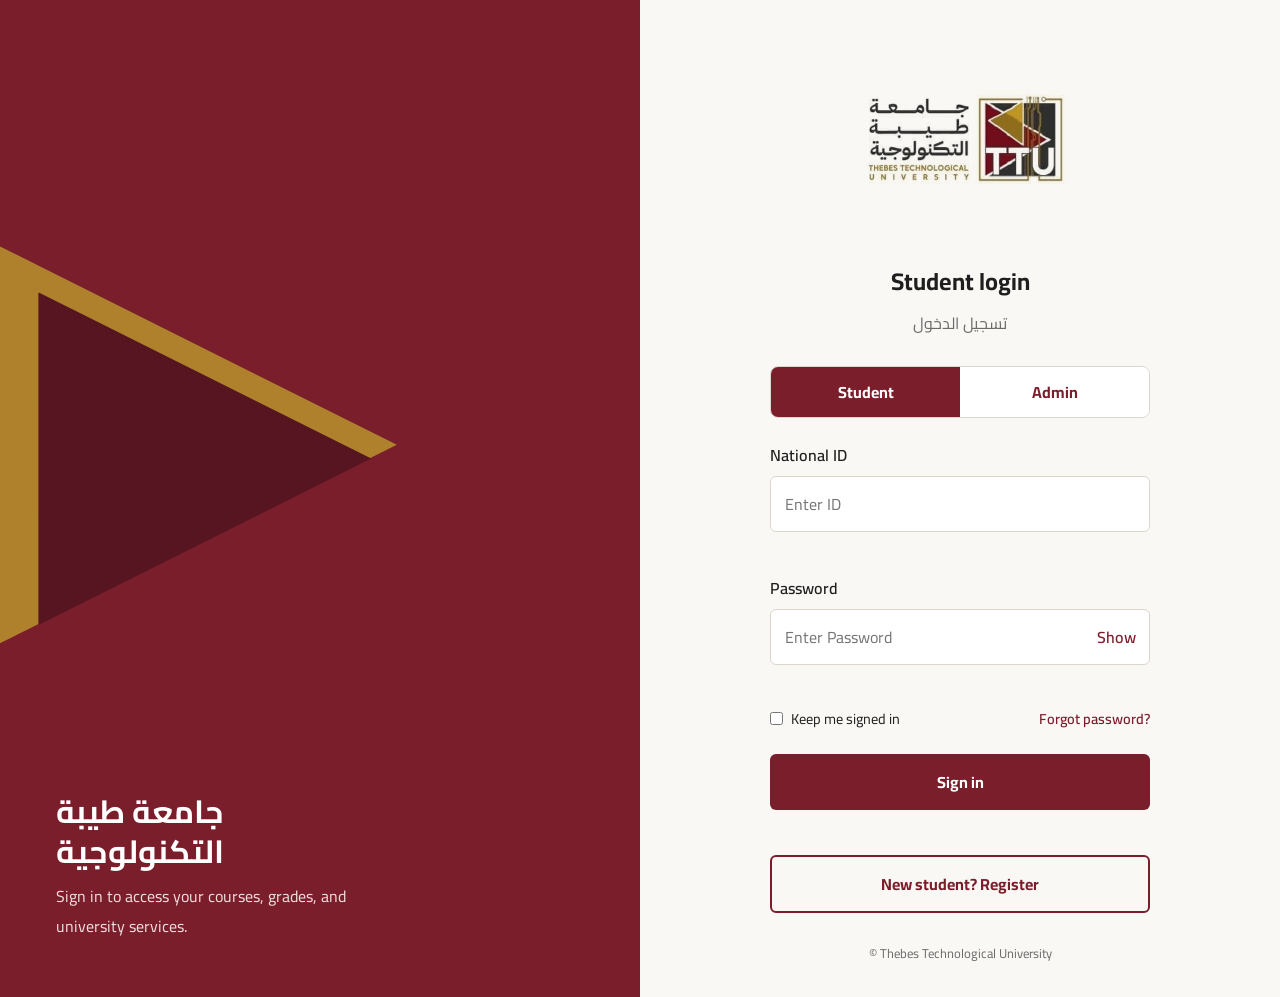
<file: login.html>
<!DOCTYPE html>
<html lang="en">
<head>
<meta charset="UTF-8">
<meta name="viewport" content="width=device-width, initial-scale=1">
<title>Login | Thebes Technological University</title>
<link href="https://fonts.googleapis.com/css2?family=Cairo:wght@400;600;700&display=swap" rel="stylesheet">
<style>
  :root {
    --maroon: #7b1e2b;
    --maroon-dark: #561520;
    --gold: #b58a2e;
    --ink: #1f1f1f;
    --muted: #6b6b6b;
    --paper: #faf8f5;
    --line: #ddd6cc;
    --error: #b3261e;
  }
  * { box-sizing: border-box; margin: 0; }
  body {
    font-family: "Cairo", "Segoe UI", Tahoma, sans-serif;
    color: var(--ink);
    background: var(--paper);
    min-height: 100vh;
    display: grid;
    grid-template-columns: 1fr 1fr;
  }
  .side {
    background: var(--maroon);
    color: #fff;
    position: relative;
    overflow: hidden;
    display: flex;
    flex-direction: column;
    justify-content: flex-end;
    padding: 56px;
  }
  .side::before {
    content: "";
    position: absolute;
    top: 50%; left: -8%;
    width: 70%; aspect-ratio: 1;
    background: var(--gold);
    clip-path: polygon(0 0, 100% 50%, 0 100%);
    transform: translateY(-62%);
    opacity: .92;
  }
  .side::after {
    content: "";
    position: absolute;
    top: 50%; left: 6%;
    width: 52%; aspect-ratio: 1;
    background: var(--maroon-dark);
    clip-path: polygon(0 0, 100% 50%, 0 100%);
    transform: translateY(-62%);
  }
  .side h2, .side p { position: relative; z-index: 1; }
  .side h2 { font-size: 2rem; line-height: 1.25; font-weight: 700; max-width: 14ch; }
  .side p { margin-top: 10px; color: #f0dede; max-width: 34ch; }
  main {
    display: flex;
    align-items: center;
    justify-content: center;
    padding: 32px 24px;
  }
  .card { width: 100%; max-width: 380px; }
  .logo { width: 220px; max-width: 70%; display: block; margin: 0 auto 8px; mix-blend-mode: multiply; }
  h1 { font-size: 1.5rem; font-weight: 700; text-align: center; }
  .sub { text-align: center; color: var(--muted); margin: 4px 0 28px; }
  label { display: block; font-weight: 600; margin-bottom: 6px; }
  .field { margin-bottom: 18px; }
  .input-wrap { position: relative; }
  input[type="text"], input[type="password"] {
    width: 100%;
    font: inherit;
    padding: 12px 14px;
    border: 1px solid var(--line);
    border-radius: 6px;
    background: #fff;
    color: var(--ink);
  }
  input:focus-visible, button:focus-visible, a:focus-visible {
    outline: 3px solid var(--gold);
    outline-offset: 1px;
  }
  input[aria-invalid="true"] { border-color: var(--error); }
  .toggle {
    position: absolute; right: 6px; top: 50%; transform: translateY(-50%);
    background: none; border: 0; color: var(--maroon); font: inherit; font-weight: 600;
    padding: 6px 8px; cursor: pointer;
  }
  .err { color: var(--error); font-size: .875rem; margin-top: 6px; min-height: 1.2em; }
  .row { display: flex; justify-content: space-between; align-items: center; margin: 4px 0 22px; font-size: .9rem; }
  .row label { display: flex; align-items: center; gap: 8px; margin: 0; font-weight: 400; }
  .row a { color: var(--maroon); font-weight: 600; text-decoration: none; }
  .row a:hover { text-decoration: underline; }
  .submit {
    width: 100%;
    font: inherit; font-weight: 700;
    padding: 13px;
    border: 0; border-radius: 6px;
    background: var(--maroon); color: #fff;
    cursor: pointer;
  }
  .submit:hover { background: var(--maroon-dark); }
  .submit:disabled { opacity: .6; cursor: wait; }
  .form-msg { margin-top: 14px; text-align: center; font-size: .9rem; min-height: 1.3em; }
  .form-msg.error { color: var(--error); }
  .form-msg.ok { color: #2d6a3e; }
  .register {
    display: block; text-align: center; margin-top: 12px;
    padding: 12px; border: 2px solid var(--maroon); border-radius: 6px;
    color: var(--maroon); font-weight: 700; text-decoration: none;
  }
  .register:hover { background: var(--maroon); color: #fff; }
  .foot { margin-top: 28px; text-align: center; font-size: .8rem; color: var(--muted); }
  @media (max-width: 800px) {
    body { grid-template-columns: 1fr; }
    .side { display: none; }
  }
  .tabs { display: flex; border: 1px solid var(--line); border-radius: 8px; overflow: hidden; margin-bottom: 22px; }
  .tab { flex: 1; font: inherit; font-weight: 700; padding: 10px; border: 0; background: #fff; color: var(--maroon); cursor: pointer; }
  .tab.act { background: var(--maroon); color: #fff; }
</style>
</head>
<body>

<aside class="side" aria-hidden="true">
  <h2>جامعة طيبة التكنولوجية</h2>
  <p>Sign in to access your courses, grades, and university services.</p>
</aside>

<main>
  <div class="card">
    <img class="logo" src="ttu-logo.jpg" alt="Thebes Technological University">
    <h1>Student login</h1>
    <p class="sub">تسجيل الدخول</p>

    <div class="tabs" role="tablist" aria-label="Login type">
      <button type="button" class="tab act" data-mode="student" role="tab" aria-selected="true">Student</button>
      <button type="button" class="tab" data-mode="admin" role="tab" aria-selected="false">Admin</button>
    </div>

    <form id="loginForm" novalidate>
      <div class="field">
        <label for="uid">National ID</label>
        <input type="text" id="uid" maxlength="14" pattern="[0-9]{14}" inputmode="numeric" autocomplete="off" placeholder="Enter ID" required>
        <div class="err" id="uidErr" role="alert"></div>
      </div>

      <div class="field">
        <label for="pw">Password</label>
        <div class="input-wrap">
          <input type="password" id="pw" name="pw" autocomplete="current-password" placeholder="Enter Password" required>
          <button type="button" class="toggle" id="toggle" aria-label="Show password" aria-pressed="false">Show</button>
        </div>
        <div class="err" id="pwErr" role="alert"></div>
      </div>

      <div class="row">
        <label><input type="checkbox" id="remember"> Keep me signed in</label>
        <a href="#">Forgot password?</a>
      </div>

      <button class="submit" id="submitBtn" type="submit">Sign in</button>
      <div class="form-msg" id="formMsg" role="status"></div>
      <a class="register" href="register.html">New student? Register</a>
    </form>

    <p class="foot">&copy; Thebes Technological University</p>
  </div>
</main>

<script>
  const form = document.getElementById('loginForm');
  const uid = document.getElementById('uid');
  const pw = document.getElementById('pw');
  const uidErr = document.getElementById('uidErr');
  const pwErr = document.getElementById('pwErr');
  const msg = document.getElementById('formMsg');
  const btn = document.getElementById('submitBtn');
  const toggle = document.getElementById('toggle');

  toggle.addEventListener('click', () => {
    const show = pw.type === 'password';
    pw.type = show ? 'text' : 'password';
    toggle.textContent = show ? 'Hide' : 'Show';
    toggle.setAttribute('aria-label', show ? 'Hide password' : 'Show password');
    toggle.setAttribute('aria-pressed', String(show));
  });

  function setError(input, el, text) {
    el.textContent = text;
    input.setAttribute('aria-invalid', text ? 'true' : 'false');
  }

  uid.addEventListener('input', () => setError(uid, uidErr, ''));
  pw.addEventListener('input', () => setError(pw, pwErr, ''));

  form.addEventListener('submit', async (e) => {
    e.preventDefault();
    msg.textContent = '';
    msg.className = 'form-msg';

    const idValue = uid.value.trim();
    let valid = true;

    if (!idValue) {
      setError(uid, uidErr, 'Enter your university ID.');
      valid = false;
    } else if (!/^\d{14}$/.test(idValue)) {
      setError(uid, uidErr, 'Your ID must be exactly 14 digits.');
      valid = false;
    }
    if (!pw.value) {
      setError(pw, pwErr, 'Enter your password.');
      valid = false;
    } else if (pw.value.length < 6) {
      setError(pw, pwErr, 'Password must be at least 6 characters.');
      valid = false;
    }
    if (!valid) return;

    btn.disabled = true;
    btn.textContent = 'Signing in...';

    try {
      const res = await fetch('login.php', {
        method: 'POST',
        headers: { 'Content-Type': 'application/json' },
        body: JSON.stringify({ id: idValue, password: pw.value, mode })
      });
      const data = await res.json().catch(() => ({}));
      if (!res.ok) throw new Error(data.error || 'Wrong ID or password.');
      msg.textContent = 'Welcome, ' + data.name + '!';
      msg.classList.add('ok');
      setTimeout(() => { window.location.href = data.role === 'admin' ? 'admin.php' : 'home.php'; }, 600);
    } catch (err) {
      msg.textContent = err instanceof TypeError ? 'Cannot reach the server. Open this page through Laragon (http://localhost/...).' : (err.message || 'Could not sign in. Try again.');
      msg.classList.add('error');
    } finally {
      btn.disabled = false;
      btn.textContent = 'Sign in';
    }
  });
  // University ID: numbers only, up to 14 digits
  const uidBox = document.getElementById('uid');
  const arabicDigits = '\u0660\u0661\u0662\u0663\u0664\u0665\u0666\u0667\u0668\u0669';
  // Block letters and symbols the moment they are typed
  uidBox.addEventListener('beforeinput', (e) => {
    if (e.data && /[^0-9\u0660-\u0669]/.test(e.data)) e.preventDefault();
  });
  // Clean pasted text, turn Arabic digits into 0-9, and stop at 14
  uidBox.addEventListener('input', (e) => {
    e.target.value = e.target.value
      .replace(/[\u0660-\u0669]/g, d => arabicDigits.indexOf(d))
      .replace(/\D/g, '')
      .slice(0, 14);
  });
  uidBox.addEventListener('drop', (e) => e.preventDefault());

  // Student / Admin tabs
  let mode = 'student';
  document.querySelectorAll('.tab').forEach((t) => t.addEventListener('click', () => {
    mode = t.dataset.mode;
    document.querySelectorAll('.tab').forEach((x) => { x.classList.toggle('act', x === t); x.setAttribute('aria-selected', String(x === t)); });
    document.querySelector('h1').textContent = mode === 'admin' ? 'Admin login' : 'Student login';
    document.querySelector('.register').style.display = mode === 'admin' ? 'none' : '';
    msg.textContent = '';
  }));
</script>
</body>
</html>
</file>
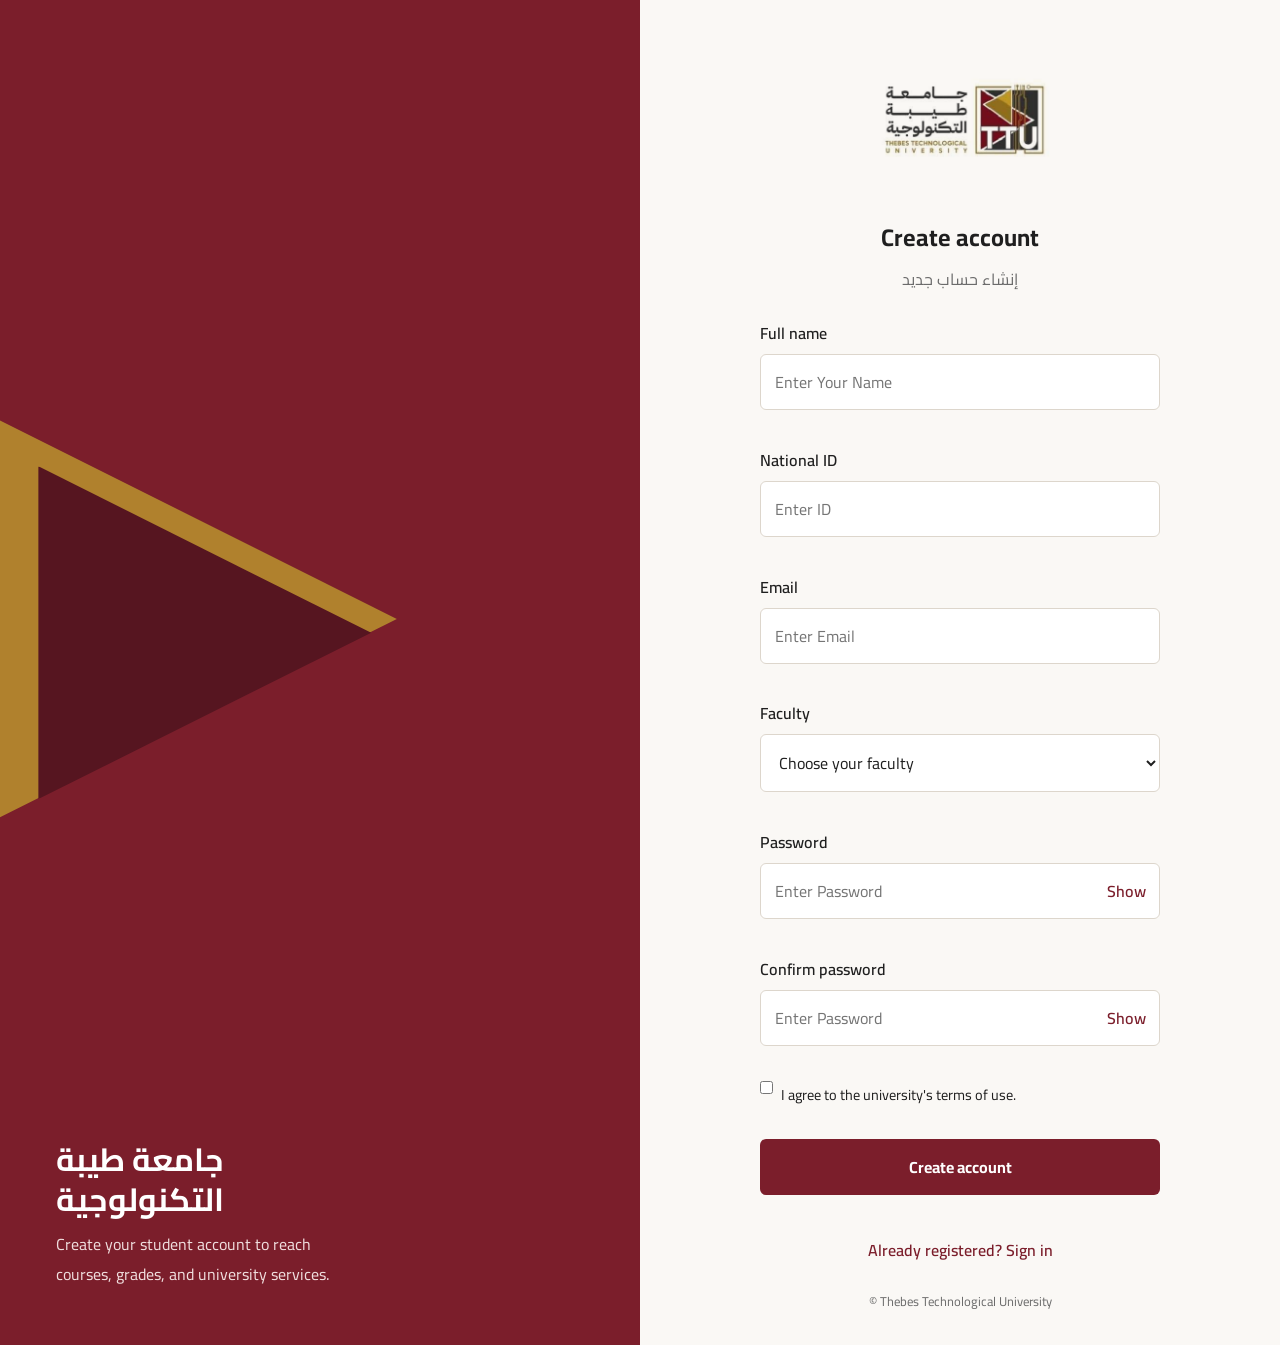
<file: register.html>
<!DOCTYPE html>
<html lang="en">
<head>
<meta charset="UTF-8">
<meta name="viewport" content="width=device-width, initial-scale=1">
<title>Register | Thebes Technological University</title>
<link href="https://fonts.googleapis.com/css2?family=Cairo:wght@400;600;700&display=swap" rel="stylesheet">
<style>
  :root {
    --maroon: #7b1e2b;
    --maroon-dark: #561520;
    --gold: #b58a2e;
    --ink: #1f1f1f;
    --muted: #6b6b6b;
    --paper: #faf8f5;
    --line: #ddd6cc;
    --error: #b3261e;
  }
  * { box-sizing: border-box; margin: 0; }
  body {
    font-family: "Cairo", "Segoe UI", Tahoma, sans-serif;
    color: var(--ink);
    background: var(--paper);
    min-height: 100vh;
    display: grid;
    grid-template-columns: 1fr 1fr;
  }
  .side {
    background: var(--maroon);
    color: #fff;
    position: relative;
    overflow: hidden;
    display: flex;
    flex-direction: column;
    justify-content: flex-end;
    padding: 56px;
  }
  .side::before {
    content: "";
    position: absolute;
    top: 50%; left: -8%;
    width: 70%; aspect-ratio: 1;
    background: var(--gold);
    clip-path: polygon(0 0, 100% 50%, 0 100%);
    transform: translateY(-62%);
    opacity: .92;
  }
  .side::after {
    content: "";
    position: absolute;
    top: 50%; left: 6%;
    width: 52%; aspect-ratio: 1;
    background: var(--maroon-dark);
    clip-path: polygon(0 0, 100% 50%, 0 100%);
    transform: translateY(-62%);
  }
  .side h2, .side p { position: relative; z-index: 1; }
  .side h2 { font-size: 2rem; line-height: 1.25; font-weight: 700; max-width: 14ch; }
  .side p { margin-top: 10px; color: #f0dede; max-width: 34ch; }
  main { display: flex; align-items: center; justify-content: center; padding: 32px 24px; }
  .card { width: 100%; max-width: 400px; }
  .logo { width: 180px; max-width: 60%; display: block; margin: 0 auto 4px; mix-blend-mode: multiply; }
  h1 { font-size: 1.5rem; font-weight: 700; text-align: center; }
  .sub { text-align: center; color: var(--muted); margin: 4px 0 24px; }
  label { display: block; font-weight: 600; margin-bottom: 6px; }
  .field { margin-bottom: 14px; }
  .input-wrap { position: relative; }
  input[type="text"], input[type="email"], input[type="password"], select {
    width: 100%;
    font: inherit;
    padding: 12px 14px;
    border: 1px solid var(--line);
    border-radius: 6px;
    background: #fff;
    color: var(--ink);
  }
  input:focus-visible, select:focus-visible, button:focus-visible, a:focus-visible {
    outline: 3px solid var(--gold);
    outline-offset: 1px;
  }
  [aria-invalid="true"] { border-color: var(--error); }
  .input-wrap input { padding-right: 64px; }
  .toggle {
    position: absolute; right: 6px; top: 50%; transform: translateY(-50%);
    background: none; border: 0; color: var(--maroon); font: inherit; font-weight: 600;
    padding: 6px 8px; cursor: pointer;
  }
  .err { color: var(--error); font-size: .875rem; margin-top: 4px; min-height: 1.2em; }
  .terms { display: flex; align-items: flex-start; gap: 8px; font-size: .9rem; margin: 4px 0 2px; }
  .terms label { font-weight: 400; margin: 0; }
  .submit {
    width: 100%;
    font: inherit; font-weight: 700;
    padding: 13px;
    border: 0; border-radius: 6px;
    background: var(--maroon); color: #fff;
    cursor: pointer;
    margin-top: 10px;
  }
  .submit:hover { background: var(--maroon-dark); }
  .submit:disabled { opacity: .6; cursor: wait; }
  .form-msg { margin-top: 14px; text-align: center; font-size: .9rem; min-height: 1.3em; }
  .form-msg.error { color: var(--error); }
  .form-msg.ok { color: #2d6a3e; }
  .back { display: block; text-align: center; margin-top: 8px; color: var(--maroon); font-weight: 600; text-decoration: none; }
  .back:hover { text-decoration: underline; }
  .foot { margin-top: 24px; text-align: center; font-size: .8rem; color: var(--muted); }
  @media (max-width: 800px) {
    body { grid-template-columns: 1fr; }
    .side { display: none; }
  }
</style>
</head>
<body>

<aside class="side" aria-hidden="true">
  <h2>جامعة طيبة التكنولوجية</h2>
  <p>Create your student account to reach courses, grades, and university services.</p>
</aside>

<main>
  <div class="card">
    <img class="logo" src="ttu-logo.jpg" alt="Thebes Technological University">
    <h1>Create account</h1>
    <p class="sub">إنشاء حساب جديد</p>

    <form id="regForm" novalidate>
      <div class="field">
        <label for="name">Full name</label>
        <input type="text" id="name" autocomplete="name" required
               placeholder="Enter Your Name">

        <div class="err" id="nameErr" role="alert"></div>
      </div>

      <div class="field">
        <label for="uid">National ID</label>
        <input type="text" id="uid" maxlength="14" pattern="[0-9]{14}" inputmode="numeric" autocomplete="off" placeholder="Enter ID" required>
        <div class="err" id="uidErr" role="alert"></div>
      </div>

      <div class="field">
        <label for="email">Email</label>
        <input type="email" id="email" autocomplete="email" required placeholder="Enter Email" required
>
        <div class="err" id="emailErr" role="alert"></div>
      </div>

      <div class="field">
        <label for="faculty">Faculty</label>
        <select id="faculty" required>
          <option value="">Choose your faculty</option>
          <option>صناعات خشبية</option>
          
        </select>
        <div class="err" id="facultyErr" role="alert"></div>
      </div>

      <div class="field">
        <label for="pw">Password</label>
        <div class="input-wrap">
          <input type="password" id="pw" autocomplete="new-password" required
                 placeholder="Enter Password"
>
          <button type="button" class="toggle" data-target="pw" aria-label="Show password" aria-pressed="false">Show</button>
        </div>
        <div class="err" id="pwErr" role="alert"></div>
      </div>

      <div class="field">
        <label for="pw2">Confirm password</label>
        <div class="input-wrap">
          <input type="password" id="pw2" autocomplete="new-password" required
                 placeholder="Enter Password" 
>
          <button type="button" class="toggle" data-target="pw2" aria-label="Show password" aria-pressed="false">Show</button>
        </div>
        <div class="err" id="pw2Err" role="alert"></div>
      </div>

      <div class="terms">
        <input type="checkbox" id="agree">
        <label for="agree">I agree to the university's terms of use.</label>
      </div>
      <div class="err" id="agreeErr" role="alert"></div>

      <button class="submit" id="submitBtn" type="submit">Create account</button>
      <div class="form-msg" id="formMsg" role="status"></div>
      <a class="back" href="login.html">Already registered? Sign in</a>
    </form>

    <p class="foot">&copy; Thebes Technological University</p>
  </div>
</main>

<script>
  const $ = (id) => document.getElementById(id);
  const fields = ['name', 'uid', 'email', 'faculty', 'pw', 'pw2', 'agree'];

  function setError(id, text) {
    $(id + 'Err').textContent = text;
    $(id).setAttribute('aria-invalid', text ? 'true' : 'false');
  }
  fields.forEach(id => $(id).addEventListener('input', () => setError(id, '')));

  document.querySelectorAll('.toggle').forEach(btn => {
    btn.addEventListener('click', () => {
      const input = $(btn.dataset.target);
      const show = input.type === 'password';
      input.type = show ? 'text' : 'password';
      btn.textContent = show ? 'Hide' : 'Show';
      btn.setAttribute('aria-label', show ? 'Hide password' : 'Show password');
      btn.setAttribute('aria-pressed', String(show));
    });
  });

  $('regForm').addEventListener('submit', async (e) => {
    e.preventDefault();
    const msg = $('formMsg');
    msg.textContent = '';
    msg.className = 'form-msg';

    const v = {
      name: $('name').value.trim(),
      uid: $('uid').value.trim(),
      email: $('email').value.trim(),
      faculty: $('faculty').value,
      pw: $('pw').value,
      pw2: $('pw2').value
    };
    let ok = true;
    const fail = (id, text) => { setError(id, text); ok = false; };

    if (v.name.length < 3) fail('name', 'Enter your full name.');
    if (!/^\d{14}$/.test(v.uid)) fail('uid', 'Your ID must be exactly 14 digits.');
    if (!/^[^\s@]+@[^\s@]+\.[^\s@]+$/.test(v.email)) fail('email', 'Enter a valid email address.');
    if (!v.faculty) fail('faculty', 'Choose your faculty.');
    if (v.pw.length < 8) fail('pw', 'Password must be at least 8 characters.');
    else if (!/\d/.test(v.pw) || !/[A-Za-z]/.test(v.pw)) fail('pw', 'Use both letters and numbers.');
    if (v.pw2 !== v.pw) fail('pw2', 'Passwords do not match.');
    if (!$('agree').checked) fail('agree', 'Accept the terms to continue.');
    if (!ok) return;

    const btn = $('submitBtn');
    btn.disabled = true;
    btn.textContent = 'Creating account...';

    try {
      const res = await fetch('register.php', {
        method: 'POST',
        headers: { 'Content-Type': 'application/json' },
        body: JSON.stringify({ name: v.name, id: v.uid, email: v.email, faculty: v.faculty, password: v.pw })
      });
      const data = await res.json().catch(() => ({}));
      if (!res.ok) throw new Error(data.error || 'Could not create the account.');
      msg.textContent = 'Account created! Redirecting to sign in...';
      msg.classList.add('ok');
      setTimeout(() => { window.location.href = 'login.html'; }, 1500);
    } catch (err) {
      msg.textContent = err instanceof TypeError ? 'Cannot reach the server. Open this page through Laragon (http://localhost/...).' : (err.message || 'Could not create the account. Try again.');
      msg.classList.add('error');
    } finally {
      btn.disabled = false;
      btn.textContent = 'Create account';
    }
  });
  // University ID: numbers only, up to 14 digits
  const uidBox = document.getElementById('uid');
  const arabicDigits = '\u0660\u0661\u0662\u0663\u0664\u0665\u0666\u0667\u0668\u0669';
  // Block letters and symbols the moment they are typed
  uidBox.addEventListener('beforeinput', (e) => {
    if (e.data && /[^0-9\u0660-\u0669]/.test(e.data)) e.preventDefault();
  });
  // Clean pasted text, turn Arabic digits into 0-9, and stop at 14
  uidBox.addEventListener('input', (e) => {
    e.target.value = e.target.value
      .replace(/[\u0660-\u0669]/g, d => arabicDigits.indexOf(d))
      .replace(/\D/g, '')
      .slice(0, 14);
  });
  uidBox.addEventListener('drop', (e) => e.preventDefault());
</script>
</body>
</html>
</file>
